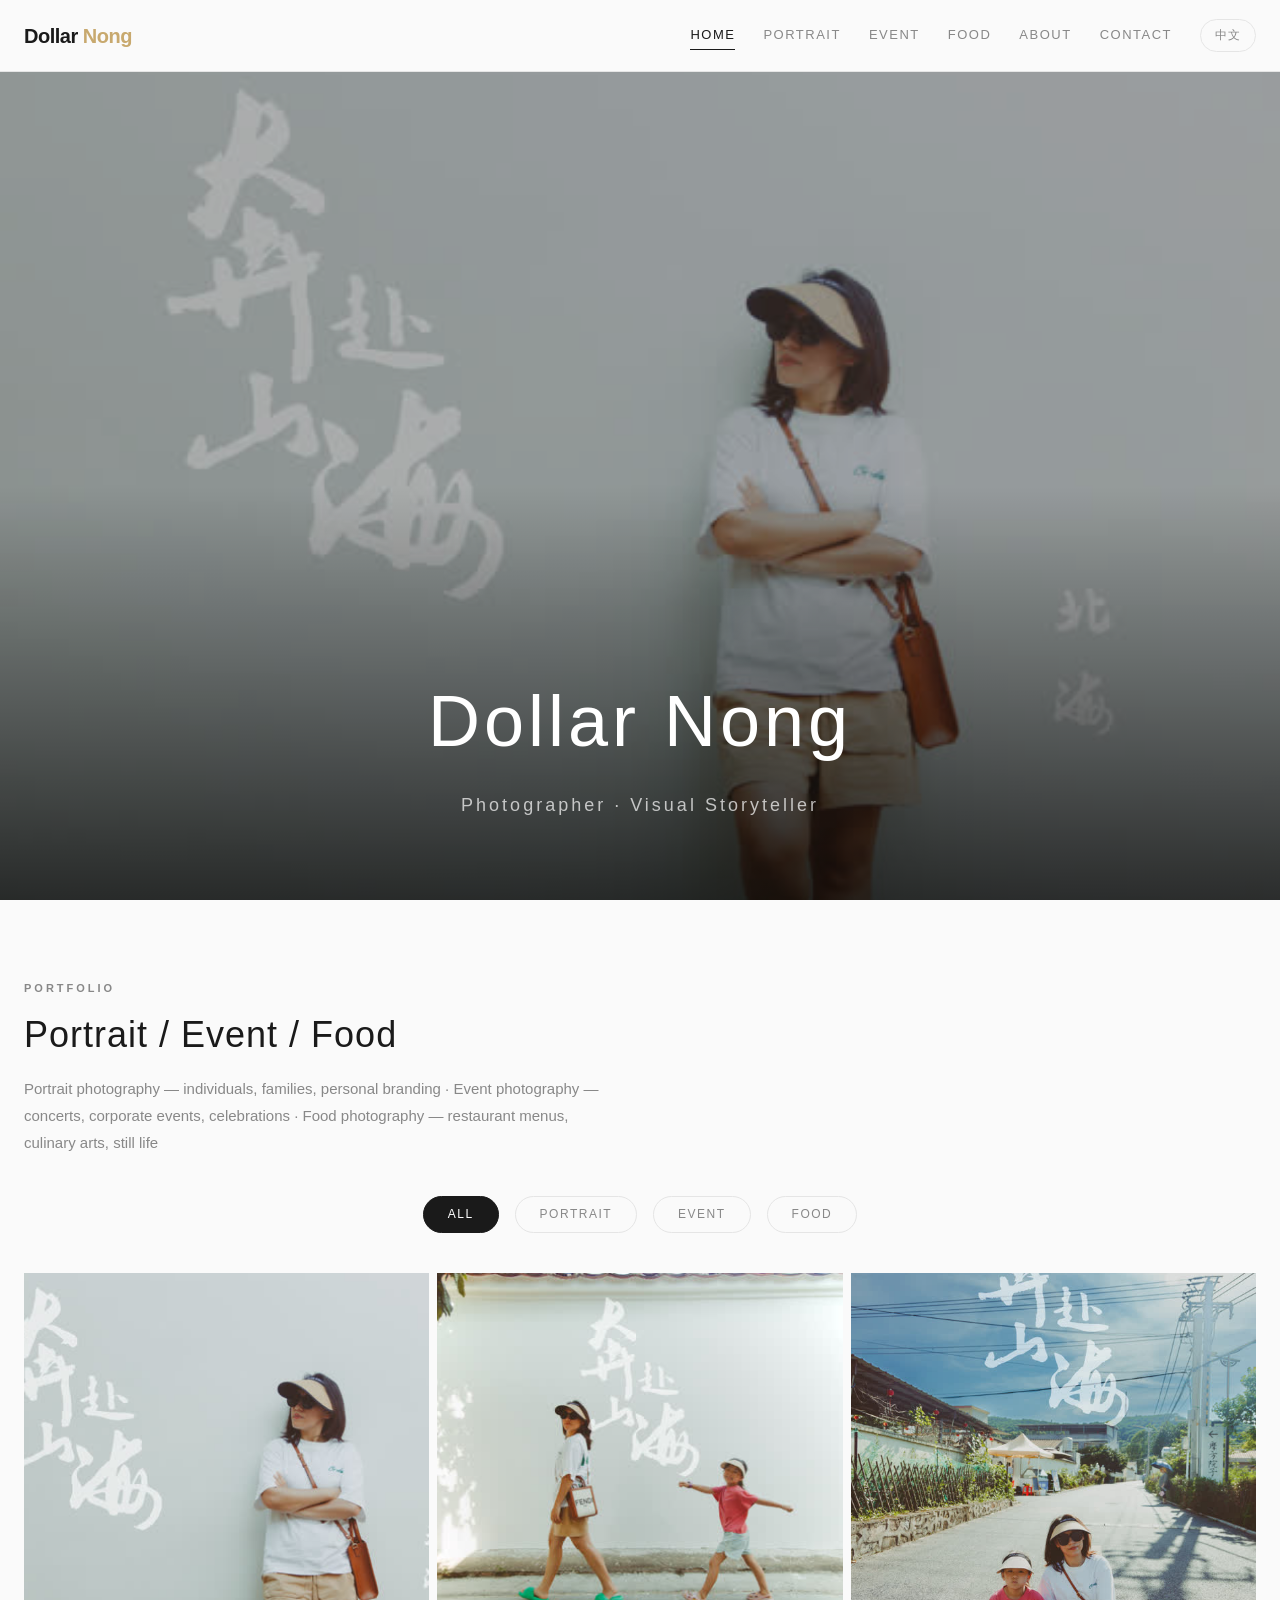
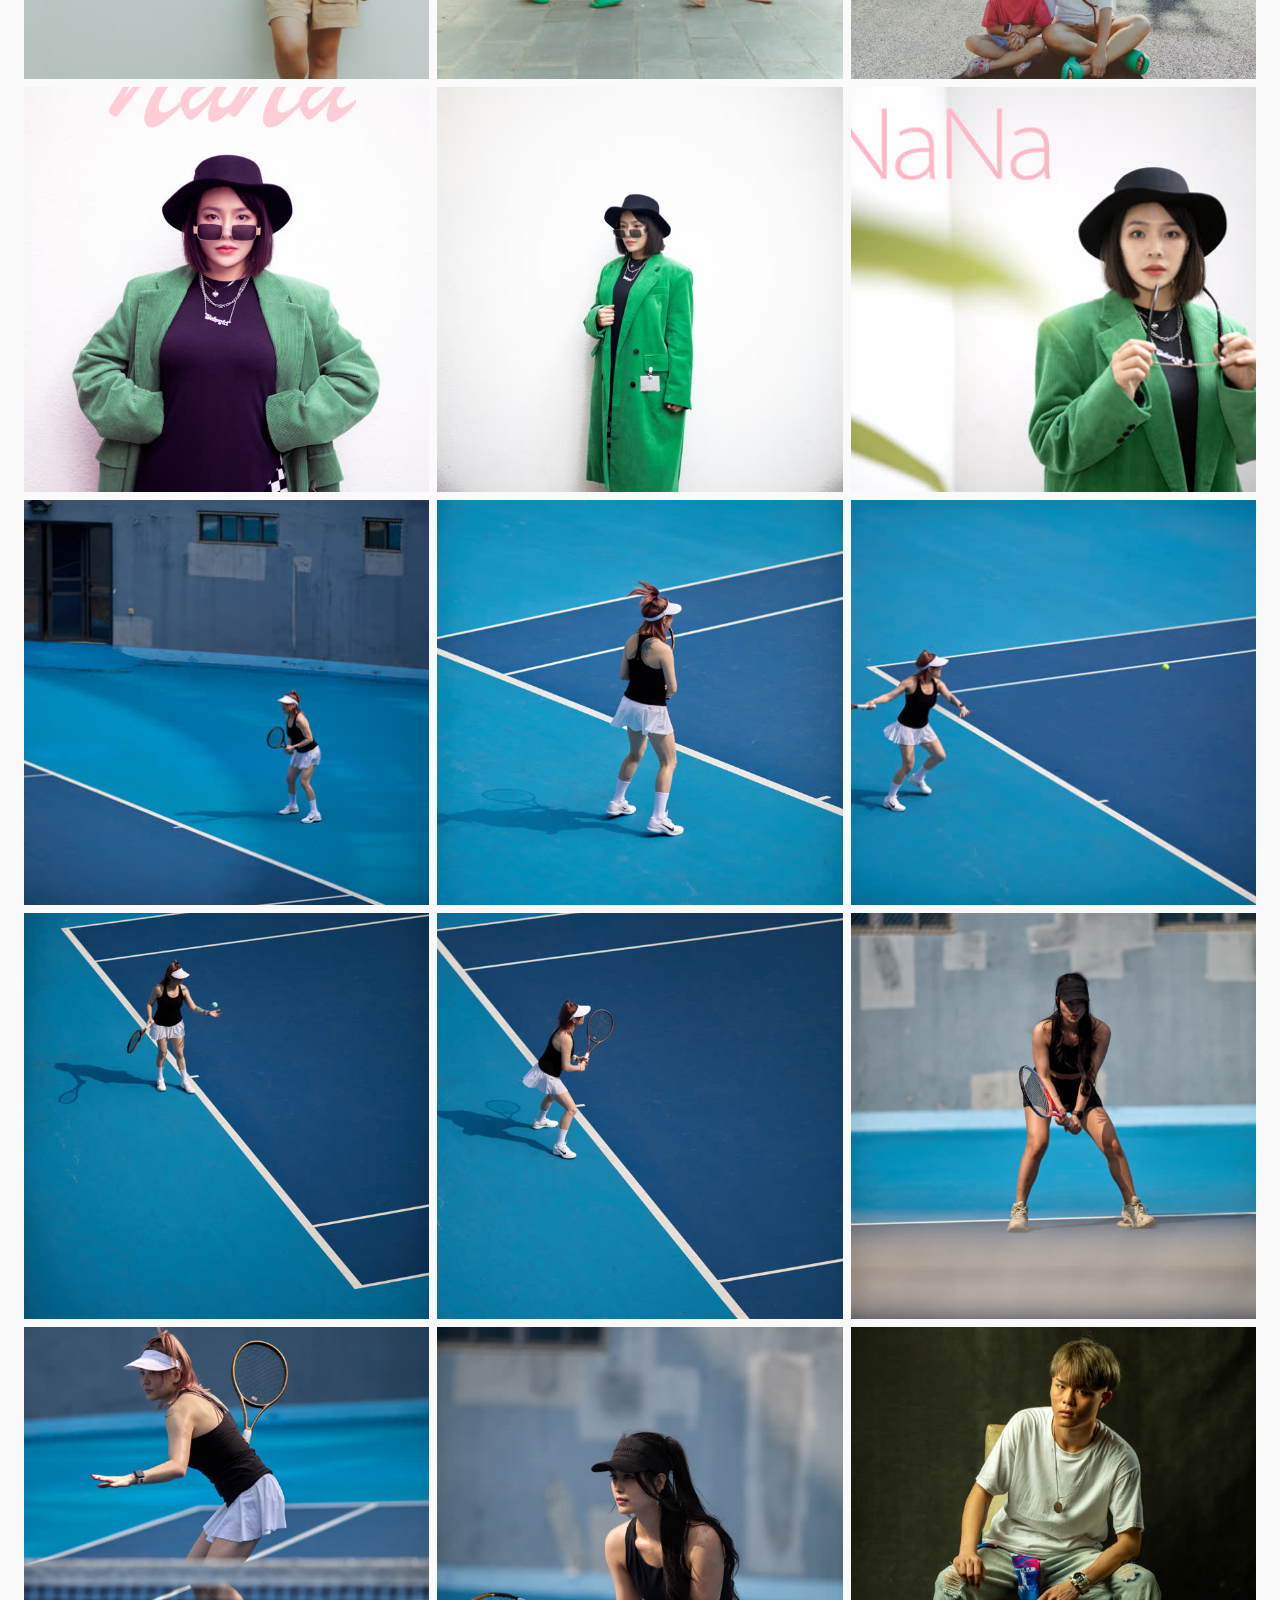
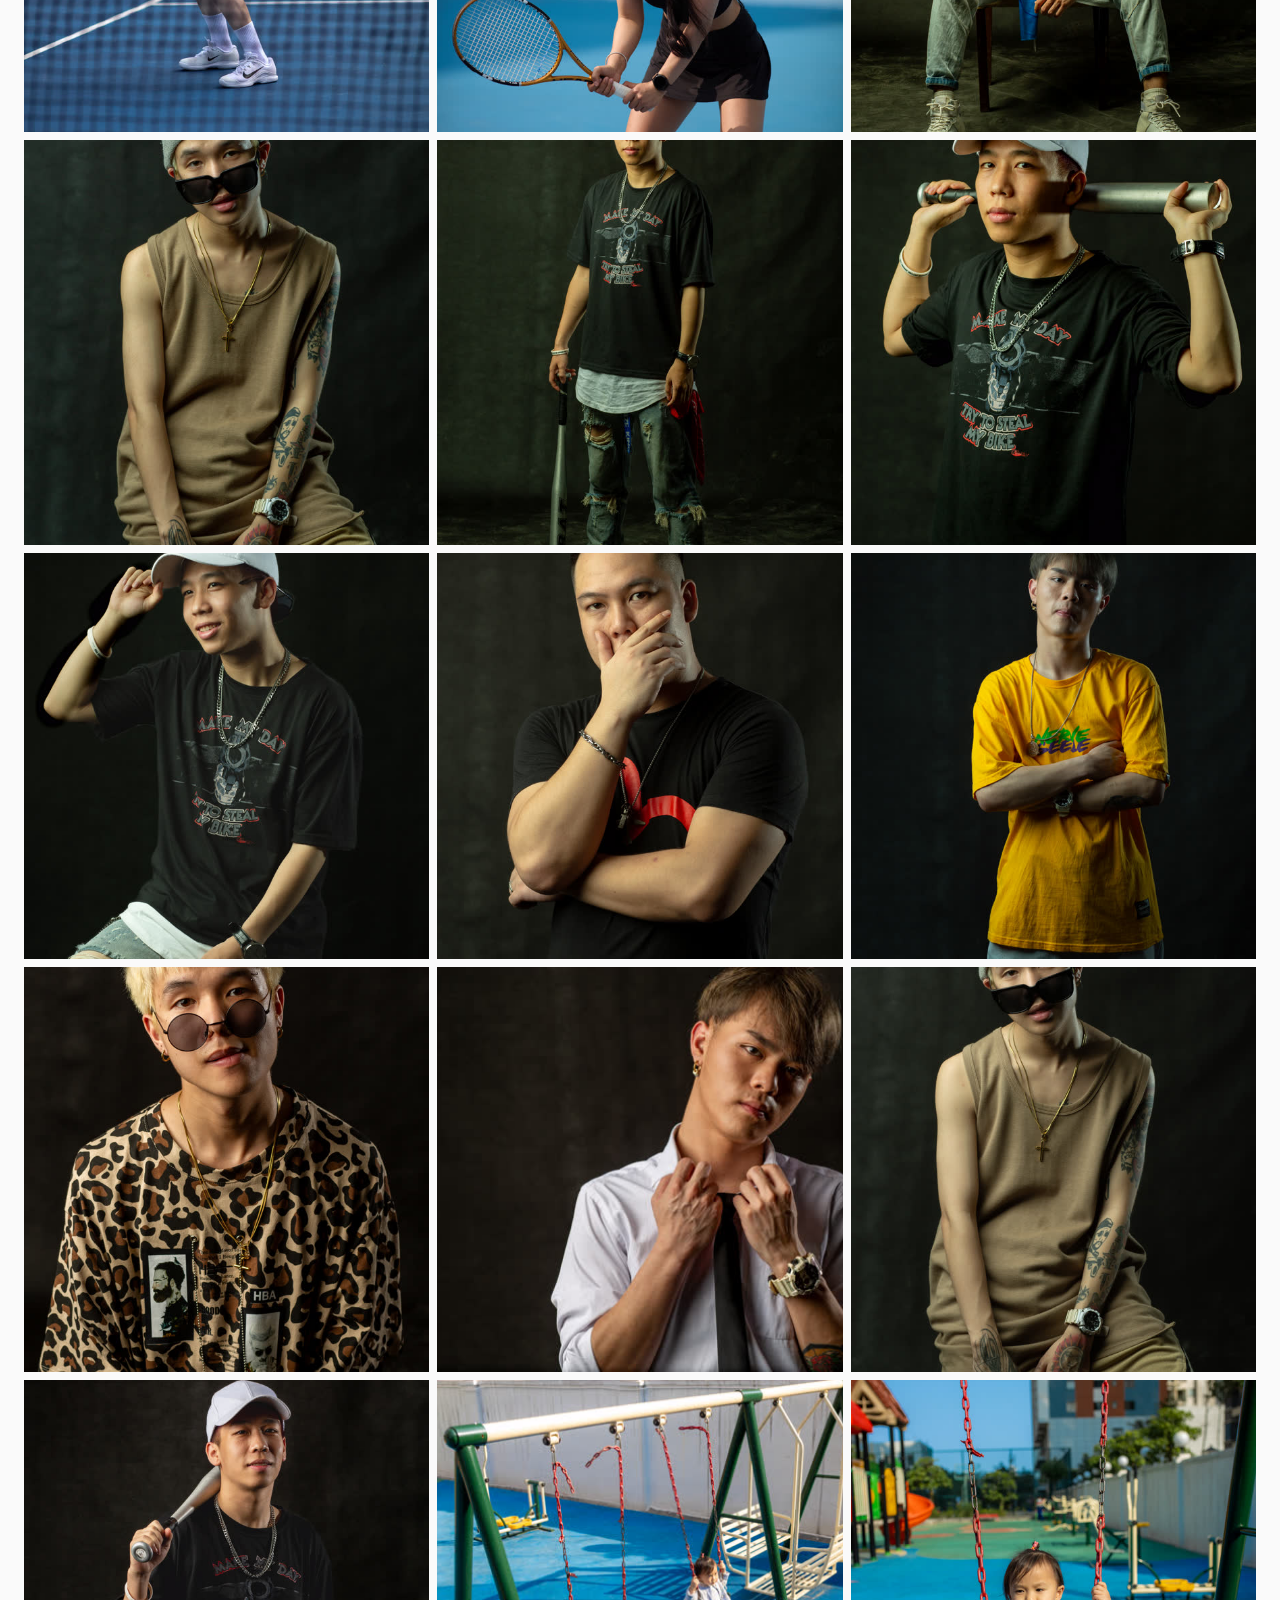
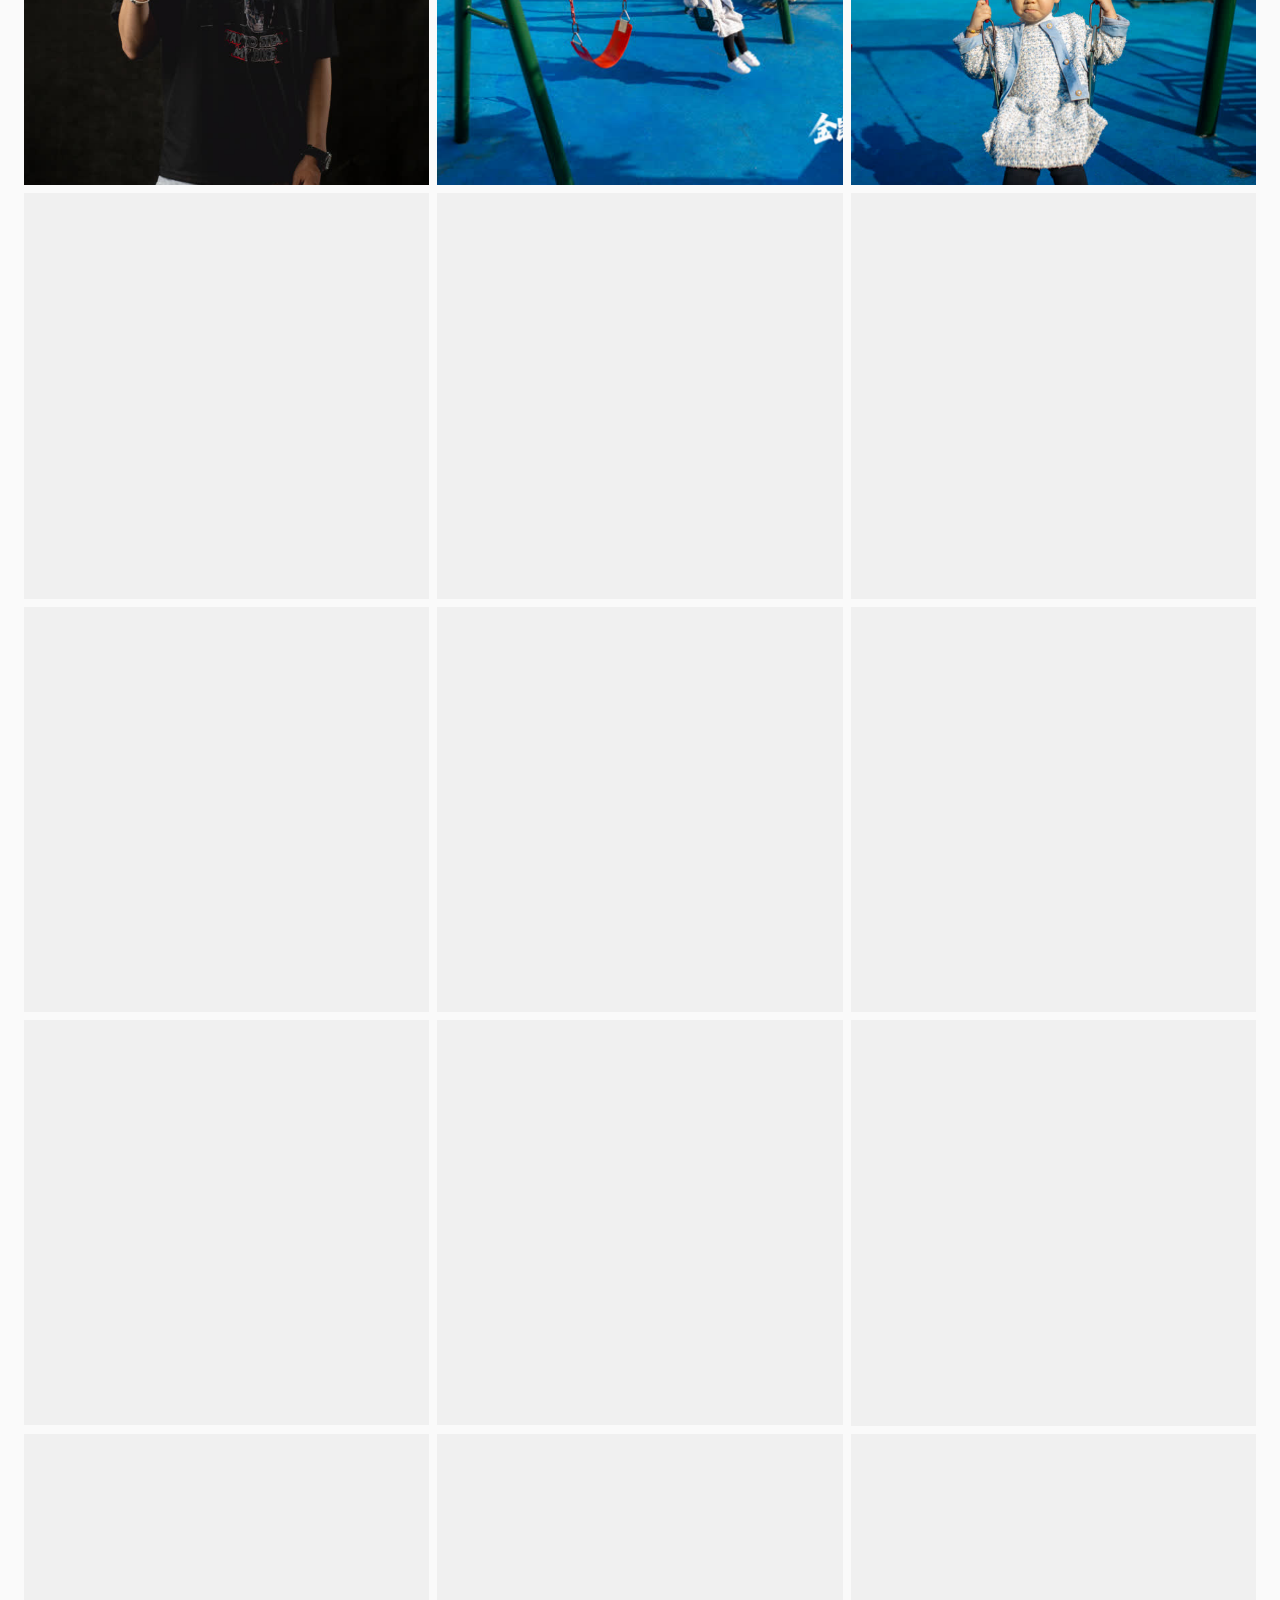
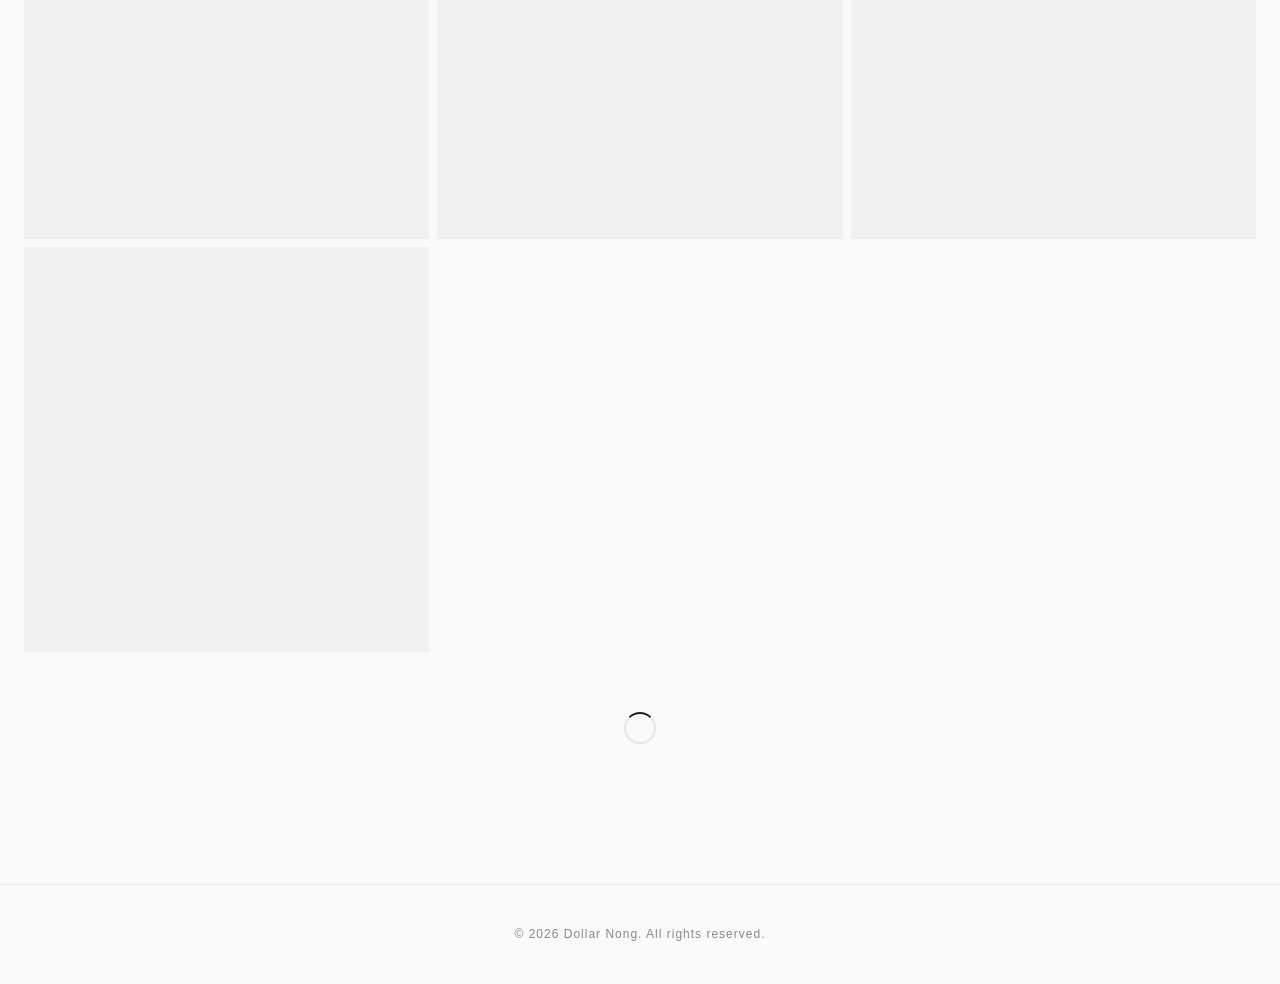
<file: index.html>
<!DOCTYPE html>
<html lang="en">
<head>
<meta charset="UTF-8">
<meta name="viewport" content="width=device-width, initial-scale=1.0">
<title>Dollar Nong | Photographer</title>
<meta name="description" content="Dollar Nong — Professional photographer specializing in portrait, event, and food photography.">
<link rel="preconnect" href="https://fonts.googleapis.com">
<link href="https://fonts.googleapis.com/css2?family=Noto+Sans+SC:wght@300;400;500;700&display=swap" rel="stylesheet">
<link rel="stylesheet" href="css/style.css">
<link rel="icon" href="data:image/svg+xml,<svg xmlns='http://www.w3.org/2000/svg' viewBox='0 0 32 32'><text y='28' font-size='28'>📷</text></svg>">
</head>
<body>
  <header class="header" id="header"></header>
  <main id="main"></main>
  <footer id="footer"></footer>
  <script src="js/app.js"></script>
</body>
</html>
</file>
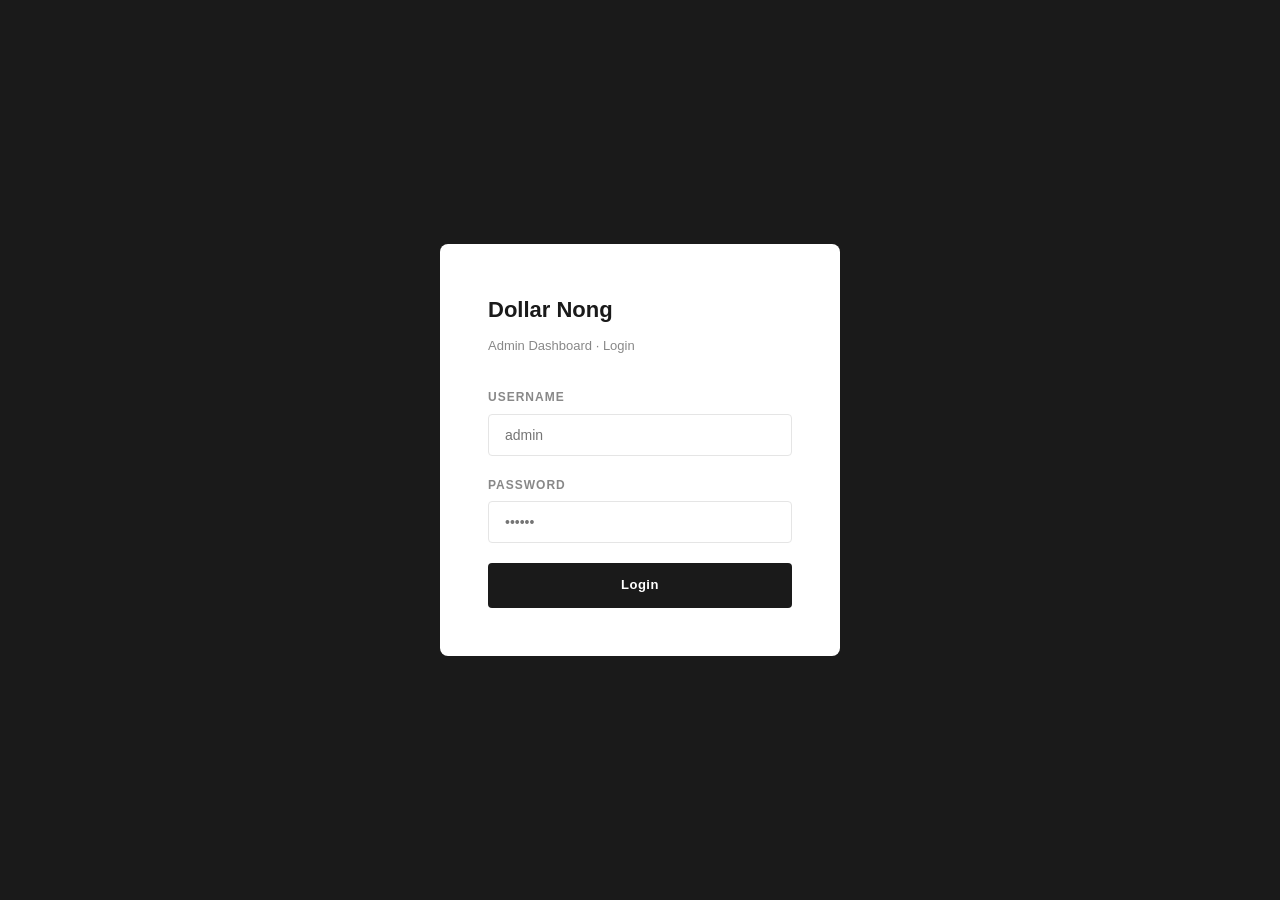
<file: admin/index.html>
<!DOCTYPE html>
<html lang="en">
<head>
<meta charset="UTF-8">
<meta name="viewport" content="width=device-width, initial-scale=1.0">
<title>Dollar Nong — Admin</title>
<link rel="stylesheet" href="/css/style.css">
<link rel="icon" href="data:image/svg+xml,<svg xmlns='http://www.w3.org/2000/svg' viewBox='0 0 32 32'><text y='28' font-size='28'>⚙️</text></svg>">
</head>
<body>
<div id="admin-root"></div>
<script src="/js/admin.js"></script>
</body>
</html>
</file>
<file: css/style.css>
/* ═══════════════════════════════════════════════
   Dollar Nong Photography — Main Stylesheet
   Minimal · Modern · Gallery-First Design
   ═══════════════════════════════════════════════ */

:root {
  --bg: #fafafa;
  --bg-alt: #f0f0f0;
  --fg: #1a1a1a;
  --fg-muted: #888;
  --accent: #c8a96e;
  --accent-hover: #b8955a;
  --border: #e5e5e5;
  --font-en: -apple-system, BlinkMacSystemFont, "Segoe UI", Roboto, Helvetica, Arial, sans-serif;
  --font-zh: "Noto Sans SC", "PingFang SC", "Microsoft YaHei", sans-serif;
  --max-w: 1400px;
  --header-h: 72px;
  --transition: 0.3s cubic-bezier(0.25, 0.1, 0.25, 1);
}

*, *::before, *::after { margin: 0; padding: 0; box-sizing: border-box; }
html { scroll-behavior: smooth; -webkit-font-smoothing: antialiased; }
body {
  font-family: var(--font-en);
  background: var(--bg);
  color: var(--fg);
  line-height: 1.6;
  overflow-x: hidden;
}
img { display: block; max-width: 100%; }
a { color: inherit; text-decoration: none; }
button { cursor: pointer; border: none; background: none; font: inherit; color: inherit; }
ul { list-style: none; }

/* ─── HEADER ─── */
.header {
  position: fixed; top: 0; left: 0; right: 0; z-index: 100;
  height: var(--header-h);
  background: rgba(250,250,250,0.92);
  backdrop-filter: blur(12px);
  -webkit-backdrop-filter: blur(12px);
  border-bottom: 1px solid var(--border);
  transition: var(--transition);
}
.header-inner {
  max-width: var(--max-w); margin: 0 auto; padding: 0 24px;
  height: 100%; display: flex; align-items: center; justify-content: space-between;
}
.header-logo {
  font-size: 20px; font-weight: 700; letter-spacing: -0.5px;
}
.header-logo span { color: var(--accent); }
.header-nav { display: flex; align-items: center; gap: 28px; }
.header-nav a {
  font-size: 13px; font-weight: 500; text-transform: uppercase;
  letter-spacing: 1.5px; color: var(--fg-muted); transition: var(--transition);
  position: relative; padding: 4px 0;
}
.header-nav a::after {
  content: ''; position: absolute; bottom: 0; left: 0; right: 0;
  height: 1px; background: var(--fg); transform: scaleX(0);
  transition: var(--transition);
}
.header-nav a:hover, .header-nav a.active { color: var(--fg); }
.header-nav a:hover::after, .header-nav a.active::after { transform: scaleX(1); }

.lang-btn {
  font-size: 12px; padding: 6px 14px; border: 1px solid var(--border);
  border-radius: 20px; color: var(--fg-muted); transition: var(--transition);
  text-transform: uppercase; letter-spacing: 1px;
}
.lang-btn:hover { border-color: var(--fg); color: var(--fg); }
.mobile-menu-btn { display: none; font-size: 24px; }

/* ─── HERO ─── */
.hero {
  margin-top: var(--header-h);
  height: calc(100vh - var(--header-h));
  min-height: 580px;
  position: relative; overflow: hidden;
  background: var(--fg);
}
.hero img {
  width: 100%; height: 100%; object-fit: cover;
  opacity: 0.7;
}
.hero-overlay {
  position: absolute; inset: 0;
  background: linear-gradient(to top, rgba(0,0,0,0.7) 0%, transparent 50%);
}
.hero-content {
  position: absolute; bottom: 80px; left: 0; right: 0;
  text-align: center; color: #fff; padding: 0 24px;
}
.hero-content h1 {
  font-size: clamp(36px, 6vw, 72px); font-weight: 300;
  letter-spacing: 4px; margin-bottom: 12px;
}
.hero-content p {
  font-size: clamp(14px, 2vw, 18px); font-weight: 300;
  letter-spacing: 3px; color: rgba(255,255,255,0.7);
}

/* ─── SECTION ─── */
.section {
  max-width: var(--max-w); margin: 0 auto; padding: 80px 24px;
}
.section-title {
  font-size: 11px; font-weight: 600; text-transform: uppercase;
  letter-spacing: 3px; color: var(--fg-muted); margin-bottom: 8px;
}
.section-heading {
  font-size: clamp(24px, 3vw, 36px); font-weight: 300;
  letter-spacing: 1px; margin-bottom: 12px;
}
.section-desc {
  font-size: 15px; color: var(--fg-muted);
  max-width: 600px; line-height: 1.8;
}

/* ─── ABOUT ─── */
.about-grid {
  display: grid; grid-template-columns: 1fr 1fr;
  gap: 60px; align-items: center; margin-top: 40px;
}
.about-image {
  width: 100%; aspect-ratio: 3/4;
  background: var(--bg-alt); border-radius: 2px; overflow: hidden;
}
.about-image img { width: 100%; height: 100%; object-fit: cover; }
.about-text p { font-size: 15px; color: var(--fg-muted); line-height: 1.9; margin-bottom: 16px; }

/* ─── GALLERY GRID ─── */
.gallery-grid {
  display: grid;
  grid-template-columns: repeat(auto-fill, minmax(320px, 1fr));
  gap: 8px; margin-top: 40px;
}
.gallery-item {
  position: relative; overflow: hidden; cursor: pointer;
  aspect-ratio: 1; background: var(--bg-alt);
}
.gallery-item img {
  width: 100%; height: 100%; object-fit: cover;
  transition: transform 0.5s ease;
}
.gallery-item:hover img { transform: scale(1.05); }
.gallery-item-overlay {
  position: absolute; inset: 0;
  background: rgba(0,0,0,0.4); opacity: 0;
  transition: var(--transition);
  display: flex; align-items: flex-end; padding: 20px;
}
.gallery-item:hover .gallery-item-overlay { opacity: 1; }
.gallery-item-overlay span {
  color: #fff; font-size: 13px; font-weight: 500;
  letter-spacing: 1px;
}

/* ─── LIGHTBOX ─── */
.lightbox {
  position: fixed; inset: 0; z-index: 1000;
  background: rgba(0,0,0,0.95);
  display: flex; align-items: center; justify-content: center;
  opacity: 0; pointer-events: none;
  transition: opacity 0.3s ease;
}
.lightbox.active { opacity: 1; pointer-events: auto; }
.lightbox-close {
  position: absolute; top: 24px; right: 24px;
  width: 44px; height: 44px; display: flex;
  align-items: center; justify-content: center;
  color: #fff; font-size: 28px; cursor: pointer;
  transition: var(--transition); z-index: 10;
}
.lightbox-close:hover { opacity: 0.6; }
.lightbox img {
  max-width: 92vw; max-height: 92vh;
  object-fit: contain; border-radius: 2px;
  transition: opacity 0.4s ease;
}
.lightbox img.loading { opacity: 0.3; }
.lightbox .lb-spinner {
  position: absolute; top: 50%; left: 50%;
  width: 40px; height: 40px; margin: -20px 0 0 -20px;
  border: 3px solid rgba(255,255,255,0.1);
  border-top-color: #fff;
  border-radius: 50%;
  animation: lb-spin 0.8s linear infinite;
  pointer-events: none;
}
@keyframes lb-spin { to { transform: rotate(360deg); } }
.lightbox-nav {
  position: absolute; top: 50%; transform: translateY(-50%);
  width: 60px; height: 60px; display: flex;
  align-items: center; justify-content: center;
  color: #fff; font-size: 32px; cursor: pointer;
  transition: var(--transition); background: rgba(255,255,255,0.05);
  border-radius: 50%;
}
.lightbox-nav:hover { background: rgba(255,255,255,0.15); }
.lightbox-prev { left: 24px; }
.lightbox-next { right: 24px; }
.lightbox-counter {
  position: absolute; bottom: 24px; left: 50%; transform: translateX(-50%);
  color: rgba(255,255,255,0.5); font-size: 13px; letter-spacing: 1px;
}

/* ─── CONTACT ─── */
.contact-section {
  background: var(--fg); color: #fff;
}
.contact-section .section-title, .contact-section .section-desc { color: rgba(255,255,255,0.5); }
.contact-grid {
  display: grid; grid-template-columns: repeat(auto-fill, minmax(240px, 1fr));
  gap: 32px; margin-top: 40px;
}
.contact-item {
  padding: 24px; border: 1px solid rgba(255,255,255,0.1); border-radius: 4px;
}
.contact-item-label {
  font-size: 10px; text-transform: uppercase; letter-spacing: 2px;
  color: rgba(255,255,255,0.4); margin-bottom: 8px;
}
.contact-item-value { font-size: 16px; font-weight: 400; }
.contact-item-value a { color: var(--accent); transition: var(--transition); }
.contact-item-value a:hover { opacity: 0.7; }

/* ─── FOOTER ─── */
.footer {
  text-align: center; padding: 40px 24px;
  font-size: 12px; color: var(--fg-muted); letter-spacing: 1px;
  border-top: 1px solid var(--border);
}

/* ─── CATEGORY NAV ─── */
.category-nav {
  display: flex; justify-content: center; gap: 16px;
  margin: 40px 0; flex-wrap: wrap;
}
.category-btn {
  padding: 8px 24px; border: 1px solid var(--border); border-radius: 30px;
  font-size: 12px; font-weight: 500; text-transform: uppercase;
  letter-spacing: 1.5px; color: var(--fg-muted); transition: var(--transition);
}
.category-btn:hover { border-color: var(--fg); color: var(--fg); }
.category-btn.active { background: var(--fg); color: #fff; border-color: var(--fg); }

/* ─── LAZY LOAD ─── */
img[loading="lazy"] { opacity: 0; transition: opacity 0.4s ease; }
img[loading="lazy"].loaded { opacity: 1; }

/* ─── LOADING ─── */
.loading-spinner {
  display: flex; justify-content: center; padding: 60px 0;
}
.loading-spinner::after {
  content: ''; width: 32px; height: 32px;
  border: 2px solid var(--border); border-top-color: var(--fg);
  border-radius: 50%; animation: spin 0.8s linear infinite;
}
@keyframes spin { to { transform: rotate(360deg); } }

/* ─── ADMIN LOGIN ─── */
.admin-login {
  min-height: 100vh; display: flex; align-items: center;
  justify-content: center; background: var(--fg); padding: 24px;
}
.admin-login-card {
  background: #fff; padding: 48px; border-radius: 8px;
  width: 100%; max-width: 400px;
}
.admin-login-card h1 {
  font-size: 22px; font-weight: 600; margin-bottom: 8px;
}
.admin-login-card p {
  font-size: 13px; color: var(--fg-muted); margin-bottom: 32px;
}
.form-group { margin-bottom: 20px; }
.form-group label {
  display: block; font-size: 12px; font-weight: 600;
  text-transform: uppercase; letter-spacing: 1px;
  color: var(--fg-muted); margin-bottom: 6px;
}
.form-group input {
  width: 100%; padding: 12px 16px; border: 1px solid var(--border);
  border-radius: 4px; font-size: 14px; transition: var(--transition);
}
.form-group input:focus { outline: none; border-color: var(--fg); }
.btn {
  display: inline-flex; align-items: center; gap: 8px;
  padding: 12px 28px; border-radius: 4px; font-size: 13px;
  font-weight: 600; transition: var(--transition); letter-spacing: 0.5px;
}
.btn-primary { background: var(--fg); color: #fff; }
.btn-primary:hover { background: #333; }
.btn-accent { background: var(--accent); color: #fff; }
.btn-accent:hover { background: var(--accent-hover); }
.btn-outline { border: 1px solid var(--border); color: var(--fg); }
.btn-outline:hover { border-color: var(--fg); }
.btn-danger { background: #e74c3c; color: #fff; }
.btn-danger:hover { background: #c0392b; }

/* ─── ADMIN DASHBOARD ─── */
.admin-wrap { display: flex; min-height: 100vh; }
.admin-sidebar {
  width: 240px; background: var(--fg); color: #fff;
  padding: 24px; flex-shrink: 0;
}
.admin-sidebar h2 { font-size: 16px; margin-bottom: 32px; letter-spacing: 0.5px; }
.admin-sidebar h2 span { color: var(--accent); }
.admin-sidebar nav a {
  display: flex; align-items: center; gap: 12px;
  padding: 10px 12px; border-radius: 4px; font-size: 13px;
  color: rgba(255,255,255,0.6); transition: var(--transition); margin-bottom: 4px;
}
.admin-sidebar nav a:hover, .admin-sidebar nav a.active {
  background: rgba(255,255,255,0.08); color: #fff;
}
.admin-main { flex: 1; padding: 32px; background: var(--bg); }
.admin-header {
  display: flex; justify-content: space-between; align-items: center;
  margin-bottom: 32px;
}
.admin-header h1 { font-size: 22px; font-weight: 600; }
.upload-zone {
  border: 2px dashed var(--border); border-radius: 8px;
  padding: 48px; text-align: center; transition: var(--transition);
  margin-bottom: 24px;
}
.upload-zone:hover { border-color: var(--accent); background: rgba(200,169,110,0.03); }
.upload-zone-icon { font-size: 48px; margin-bottom: 16px; }
.upload-zone p { font-size: 14px; color: var(--fg-muted); }
.admin-image-grid {
  display: grid; grid-template-columns: repeat(auto-fill, minmax(200px, 1fr));
  gap: 12px;
}
.admin-image-item {
  position: relative; border-radius: 4px; overflow: hidden;
  aspect-ratio: 1; background: var(--bg-alt); border: 1px solid var(--border);
}
.admin-image-item img { width: 100%; height: 100%; object-fit: cover; }
.admin-image-item .actions {
  position: absolute; bottom: 0; left: 0; right: 0;
  display: flex; gap: 0;
}
.admin-image-item .actions button {
  flex: 1; padding: 8px; font-size: 11px; color: #fff;
  transition: var(--transition);
}
.admin-image-item .actions .del-btn { background: rgba(231,76,60,0.85); }
.admin-image-item .actions .del-btn:hover { background: #e74c3c; }
.admin-image-item .actions .hide-btn { background: rgba(0,0,0,0.6); }
.admin-image-item .actions .hide-btn:hover { background: rgba(0,0,0,0.8); }

/* ─── RESPONSIVE ─── */
@media (max-width: 768px) {
  .header-nav { display: none; }
  .header-nav.open {
    display: flex; flex-direction: column; position: fixed;
    top: var(--header-h); left: 0; right: 0;
    background: rgba(250,250,250,0.98); padding: 24px;
    border-bottom: 1px solid var(--border); gap: 20px;
  }
  .mobile-menu-btn { display: block; }
  .about-grid { grid-template-columns: 1fr; gap: 32px; }
  .gallery-grid { grid-template-columns: repeat(2, 1fr); gap: 4px; }
  .lightbox-nav { width: 40px; height: 40px; font-size: 24px; }
  .lightbox-prev { left: 8px; }
  .lightbox-next { right: 8px; }
  .admin-wrap { flex-direction: column; }
  .admin-sidebar { width: 100%; padding: 16px; }
  .admin-sidebar nav { display: flex; flex-wrap: wrap; }
  .admin-sidebar nav a { flex: 1; min-width: 100px; justify-content: center; }
}

@media (max-width: 480px) {
  .gallery-grid { grid-template-columns: 1fr 1fr; gap: 3px; }
  .hero-content h1 { font-size: 28px; }
  .section { padding: 48px 16px; }
}
</file>
